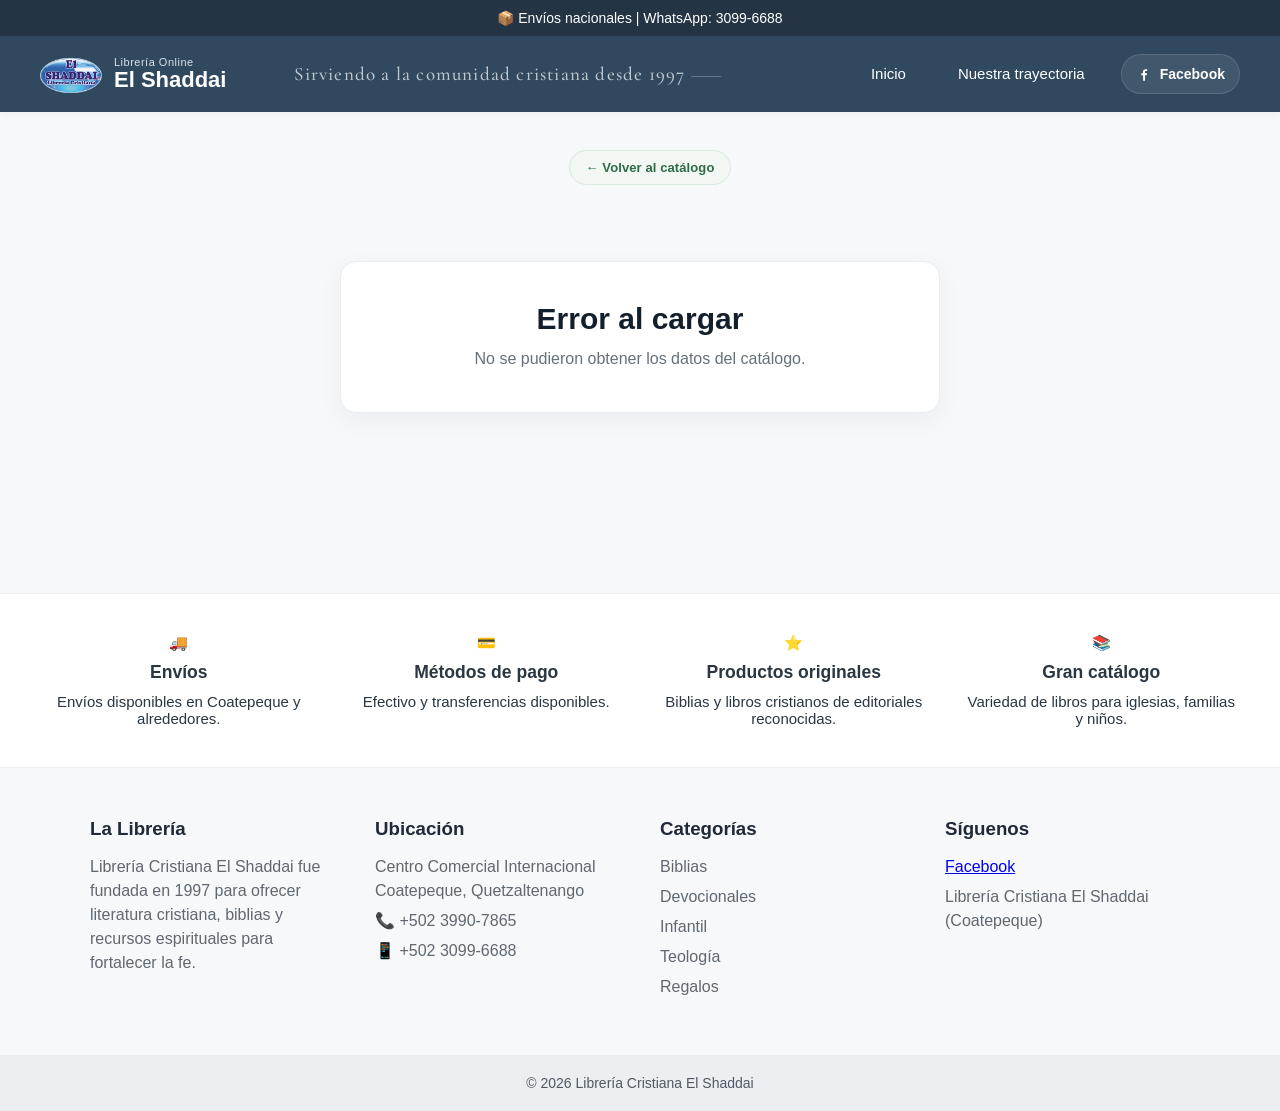
<file: libro.html>
<!DOCTYPE html>
<html lang="es">
<head>
  <meta charset="UTF-8">
  <meta name="viewport" content="width=device-width, initial-scale=1.0">
  <link rel="icon" type="image/png" href="imagenes/logo.png">
  <title>Detalle del libro | Librería Cristiana El Shaddai</title>
<meta property="og:title" content="Librería Cristiana El Shaddai">
<meta property="og:type" content="website">
<meta property="og:url" content="https://elshaddailibreria.com">
<meta property="og:image" content="https://elshaddailibreria.com/imagenes/banner1.jpg">
<meta property="og:site_name" content="Librería Cristiana El Shaddai">

<meta name="twitter:card" content="summary_large_image">
<meta name="twitter:image" content="https://elshaddailibreria.com/imagenes/banner1.jpg">
  <link rel="stylesheet" href="styles.css">
  <link href="https://fonts.googleapis.com/css2?family=Cormorant+Garamond:wght@400;500&display=swap" rel="stylesheet">
</head>
<body>

  <header class="headerSticky">
    <div class="barraSuperior">
      📦 Envíos nacionales | WhatsApp: 3099-6688
    </div>

    <nav class="menuCategorias">
      <button class="botonMenuMovil" id="botonMenuMovil" aria-label="Abrir menú">
        ☰
      </button>

      <div class="logoArea">
        <img src="imagenes/logo.png" alt="Logo Librería El Shaddai" class="logoMenu">
        <div class="textoLogo">
          <span class="subtituloLogo">Librería Online</span>
          <span class="tituloLogo">El Shaddai</span>
        </div>
      </div>
      <p class="sloganHeader">
      Sirviendo a la comunidad cristiana desde 1997
      </p>
      <div class="menuLinks" id="menuLinks">
        <a href="index.html">Inicio</a>
        <a href="trayectoria.html">Nuestra trayectoria</a>
      </div>

      <a
        href="https://www.facebook.com/profile.php?id=100063572199068"
        target="_blank"
        class="botonFacebookHeader"
        aria-label="Facebook Librería Cristiana El Shaddai"
      >
        <svg viewBox="0 0 24 24" aria-hidden="true">
          <path d="M13.5 22v-8h2.7l.4-3h-3.1V9.1c0-.9.3-1.5 1.6-1.5h1.7V4.9c-.3 0-1.3-.1-2.4-.1-2.4 0-4 1.4-4 4.1V11H8v3h2.7v8h2.8Z"/>
        </svg>
        <span>Facebook</span>
      </a>
    </nav>
  </header>

  <main class="contenedorDetalle">
    <a href="index.html" class="volverCatalogo volverCatalogoChip">← Volver al catálogo</a>
    <div id="detalleLibro"></div>
  </main>

  <footer class="footer">
    <div class="beneficios">
      <div class="beneficio">
        🚚
        <h3>Envíos</h3>
        <p>Envíos disponibles en Coatepeque y alrededores.</p>
      </div>

      <div class="beneficio">
        💳
        <h3>Métodos de pago</h3>
        <p>Efectivo y transferencias disponibles.</p>
      </div>

      <div class="beneficio">
        ⭐
        <h3>Productos originales</h3>
        <p>Biblias y libros cristianos de editoriales reconocidas.</p>
      </div>

      <div class="beneficio">
        📚
        <h3>Gran catálogo</h3>
        <p>Variedad de libros para iglesias, familias y niños.</p>
      </div>
    </div>

    <div class="footerContenido">
      <div class="footerColumna">
        <h3>La Librería</h3>
        <p>
          Librería Cristiana El Shaddai fue fundada en 1997 para ofrecer literatura cristiana,
          biblias y recursos espirituales para fortalecer la fe.
        </p>
      </div>

      <div class="footerColumna">
        <h3>Ubicación</h3>
        <p>
          Centro Comercial Internacional<br>
          Coatepeque, Quetzaltenango
        </p>
        <p>📞 +502 3990-7865</p>
        <p>📱 +502 3099-6688</p>
      </div>

      <div class="footerColumna">
        <h3>Categorías</h3>
        <p>Biblias</p>
        <p>Devocionales</p>
        <p>Infantil</p>
        <p>Teología</p>
        <p>Regalos</p>
      </div>

      <div class="footerColumna">
        <h3>Síguenos</h3>
        <p>
          <a href="https://www.facebook.com/profile.php?id=100063572199068" target="_blank">
            Facebook
          </a>
        </p>
        <p>Librería Cristiana El Shaddai (Coatepeque)</p>
      </div>
    </div>

    <div class="footerBottom">
      © 2026 Librería Cristiana El Shaddai
    </div>
  </footer>

  <script src="libro.js"></script>
</body>
</html>
</file>
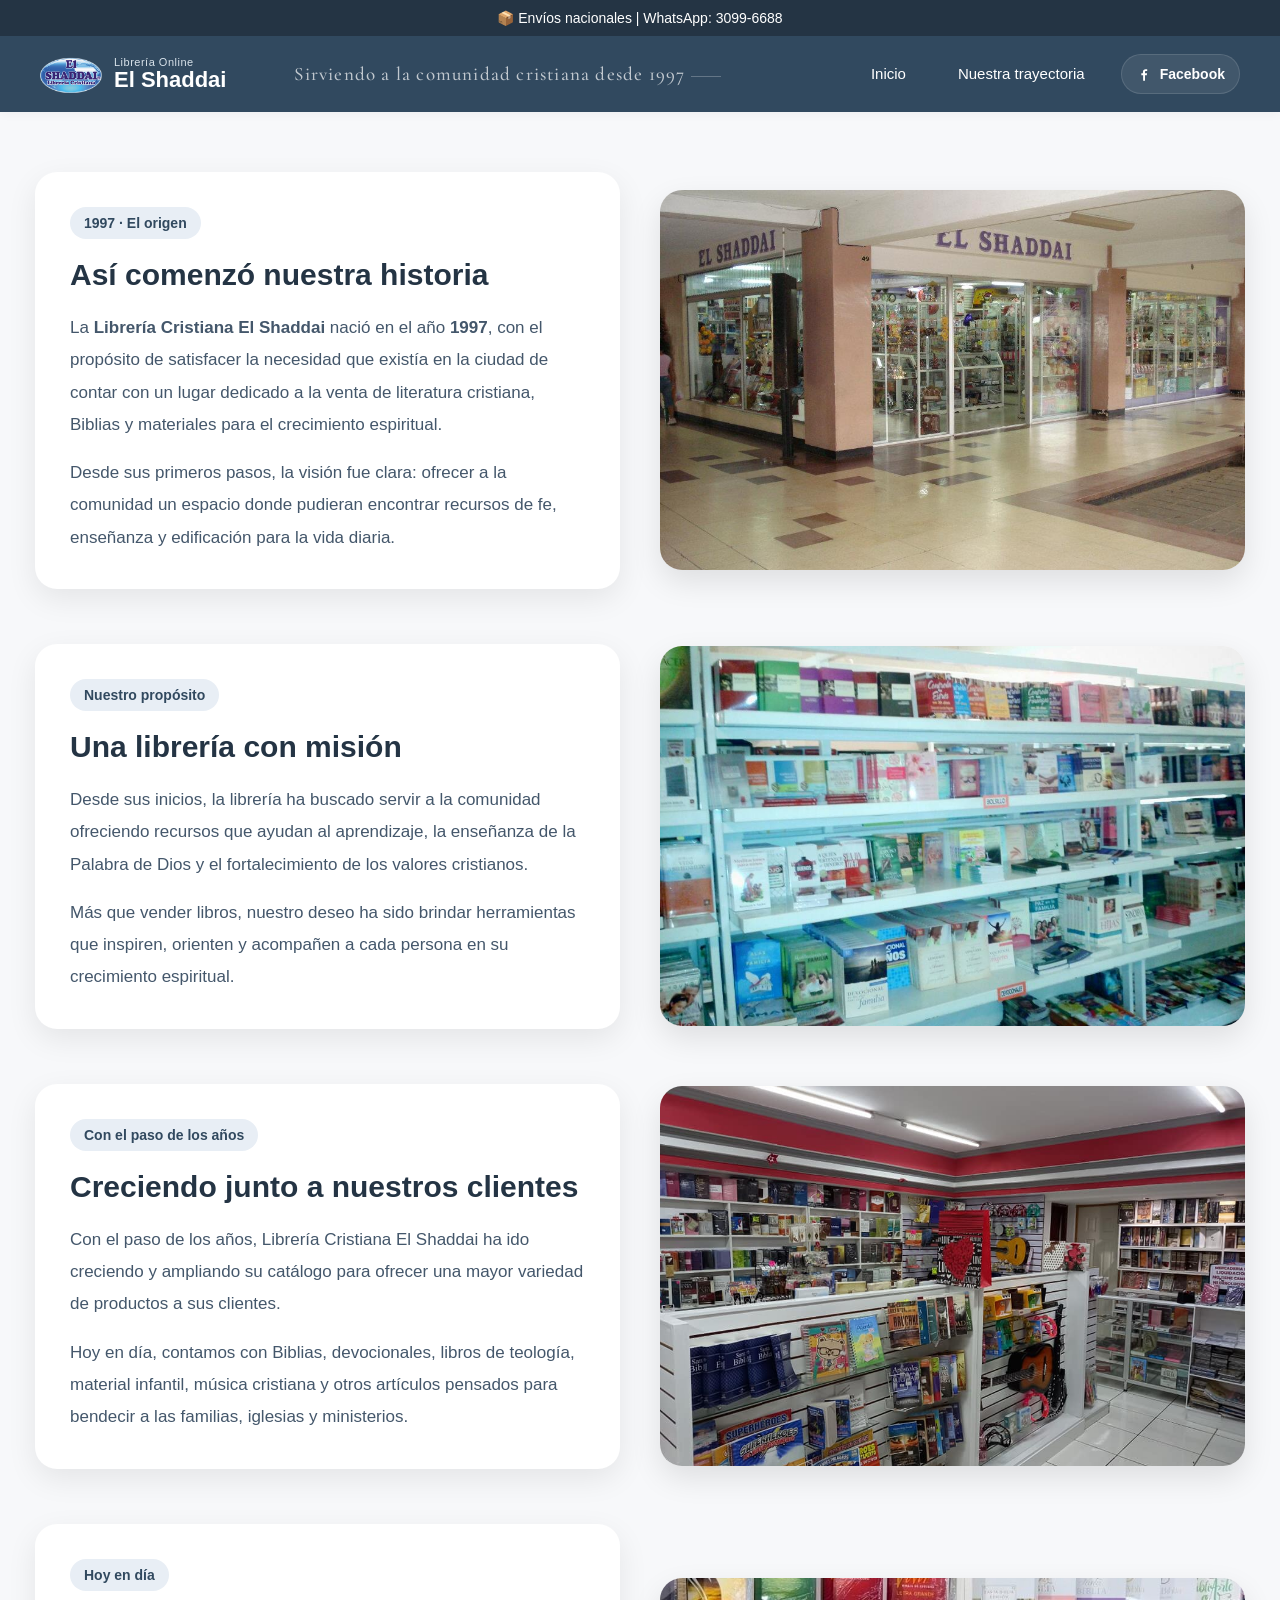
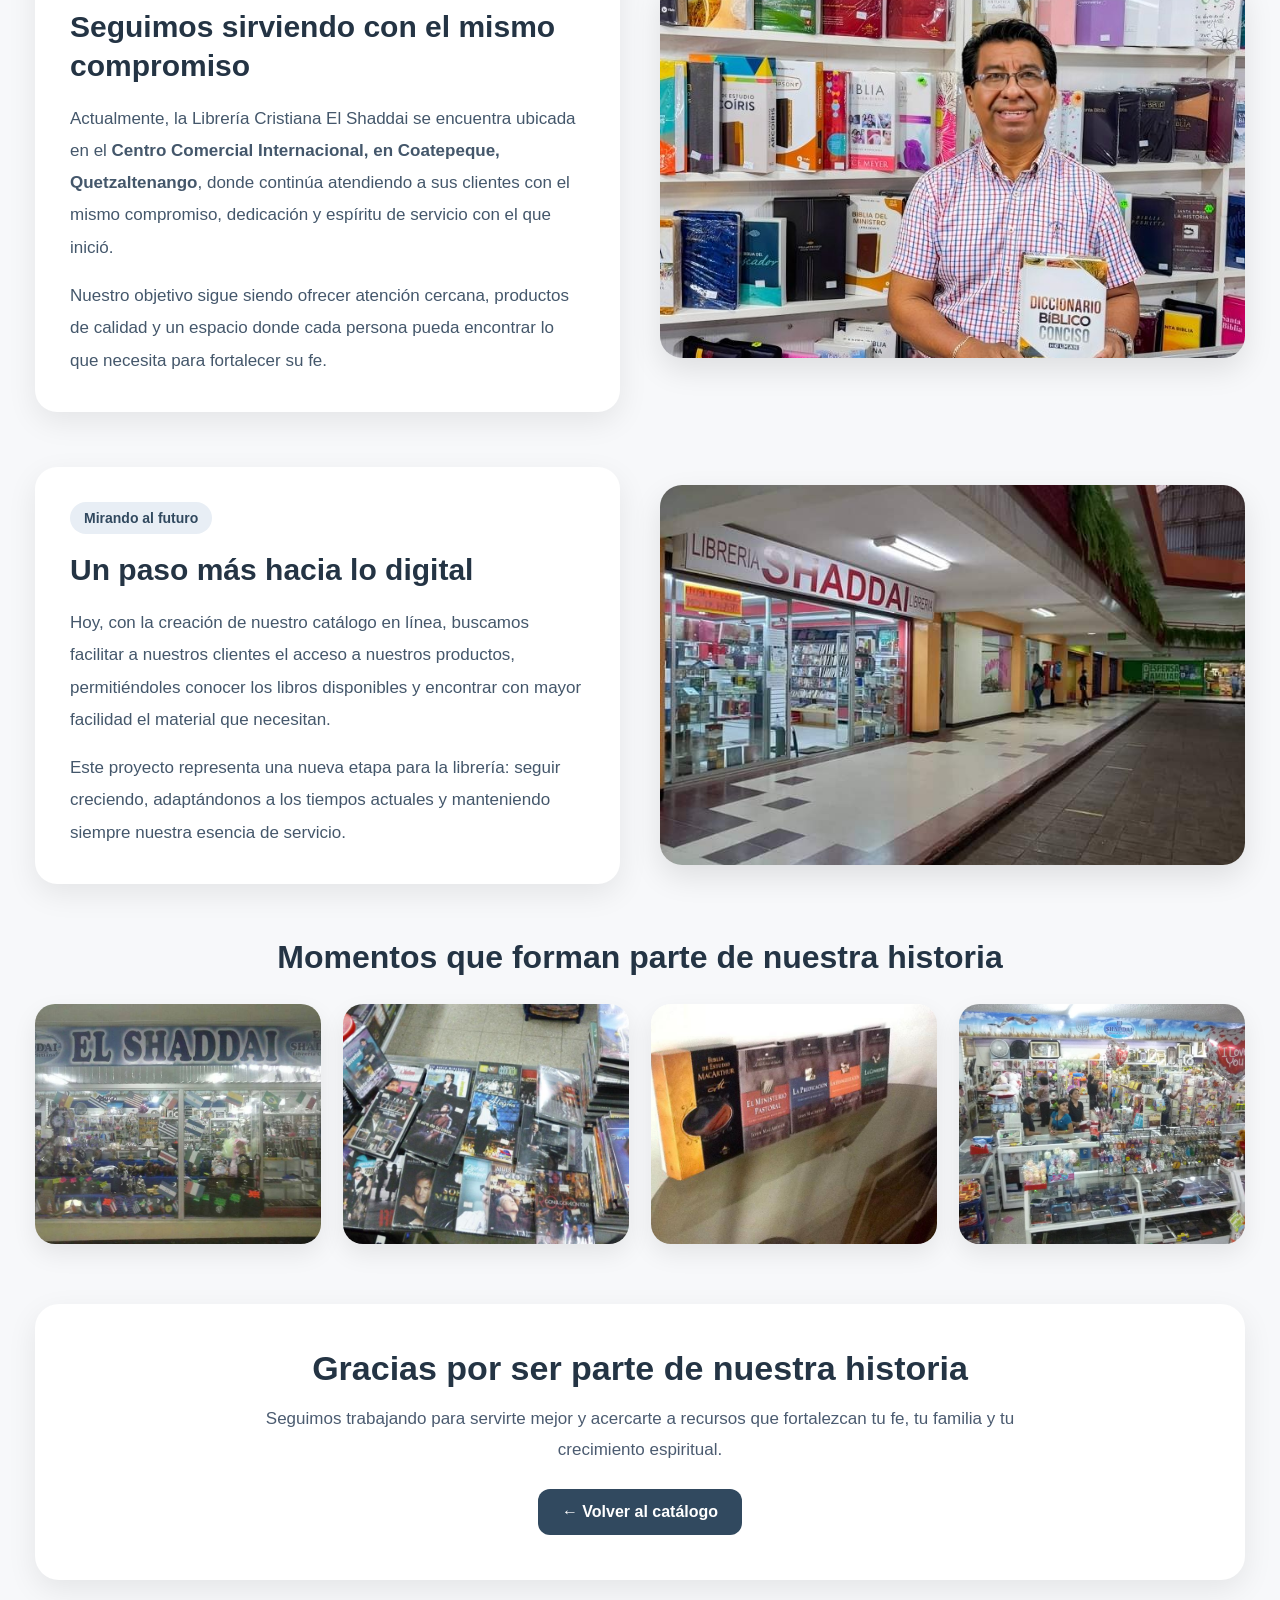
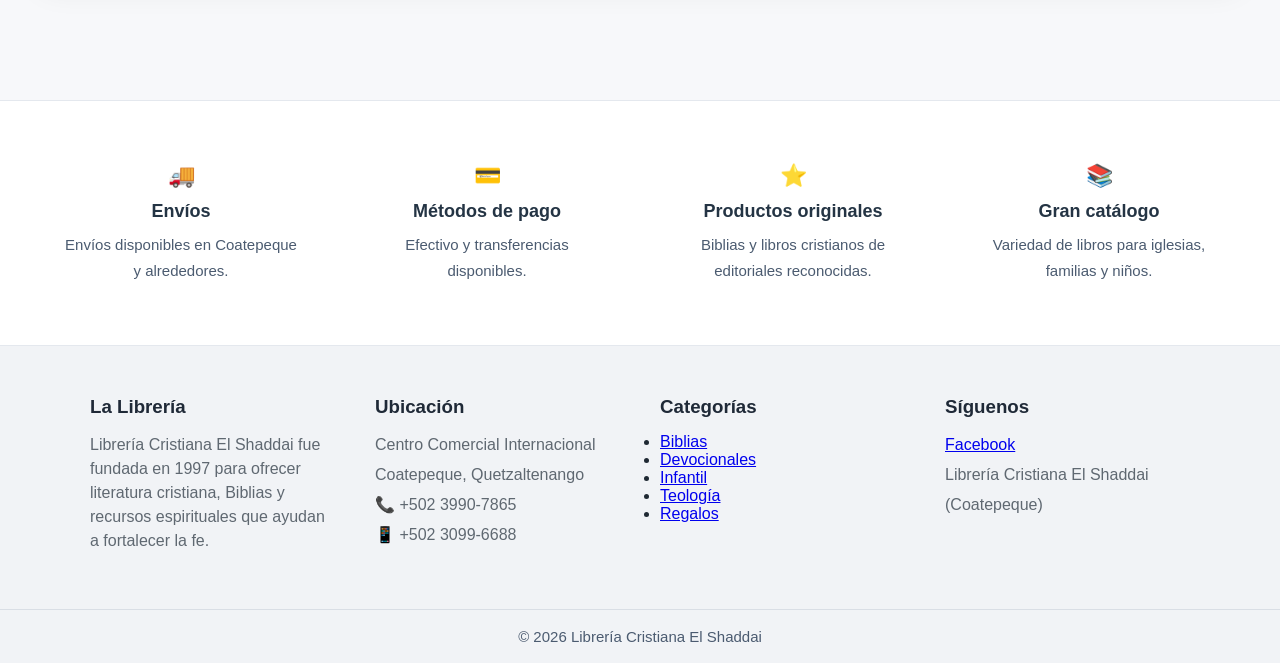
<file: trayectoria.html>
<!DOCTYPE html>
<html lang="es">
<head>
  <!-- BÁSICOS -->
  <meta charset="UTF-8">
  <meta name="viewport" content="width=device-width, initial-scale=1.0">

  <!-- SEO -->
  <title>Nuestra Trayectoria | Librería Cristiana El Shaddai</title>
  <meta name="description" content="Conoce la trayectoria de Librería Cristiana El Shaddai, sirviendo a la comunidad cristiana desde 1997 en Coatepeque, Guatemala.">

  <!-- OPEN GRAPH (Facebook, WhatsApp) -->
  <meta property="og:title" content="Nuestra Trayectoria | Librería Cristiana El Shaddai">
  <meta property="og:description" content="Desde 1997 sirviendo a la comunidad cristiana. Conoce nuestra historia, crecimiento y propósito.">
  <meta property="og:type" content="website">
  <meta property="og:url" content="https://elshaddailibreria.com/trayectoria.html">
  <meta property="og:image" content="https://elshaddailibreria.com/imagenes/trayectoria-actualidad.jpg">

  <!-- TWITTER -->
  <meta name="twitter:card" content="summary_large_image">
  <meta name="twitter:title" content="Nuestra Trayectoria | Librería Cristiana El Shaddai">
  <meta name="twitter:description" content="Conoce nuestra historia desde 1997.">
  <meta name="twitter:image" content="https://elshaddailibreria.com/imagenes/trayectoria-actualidad.jpg">

  <!-- FAVICON -->
  <link rel="icon" type="image/png" href="https://elshaddailibreria.com/imagenes/logo.png">

  <!-- ESTILOS -->
  <link rel="stylesheet" href="styles.css">
  <link href="https://fonts.googleapis.com/css2?family=Cormorant+Garamond:wght@400;500&display=swap" rel="stylesheet">
</head>
<body>

  <header class="headerSticky">
    <div class="barraSuperior">
      📦 Envíos nacionales | WhatsApp: 3099-6688
    </div>

    <nav class="menuCategorias">
      <button class="botonMenuMovil" id="botonMenuMovil" aria-label="Abrir menú">
        ☰
      </button>

      <div class="logoArea">
        <img src="imagenes/logo.png" alt="Logo Librería El Shaddai" class="logoMenu">
        <div class="textoLogo">
          <span class="subtituloLogo">Librería Online</span>
          <span class="tituloLogo">El Shaddai</span>
        </div>
      </div>
      <p class="sloganHeader">
      Sirviendo a la comunidad cristiana desde 1997
      </p>
      <div class="menuLinks" id="menuLinks">
        <a href="index.html">Inicio</a>
        <a href="trayectoria.html">Nuestra trayectoria</a>
      </div>

      <a
        href="https://www.facebook.com/profile.php?id=100063572199068"
        target="_blank"
        class="botonFacebookHeader"
        aria-label="Facebook Librería Cristiana El Shaddai"
      >
        <svg viewBox="0 0 24 24" aria-hidden="true">
          <path d="M13.5 22v-8h2.7l.4-3h-3.1V9.1c0-.9.3-1.5 1.6-1.5h1.7V4.9c-.3 0-1.3-.1-2.4-.1-2.4 0-4 1.4-4 4.1V11H8v3h2.7v8h2.8Z"/>
        </svg>
        <span>Facebook</span>
      </a>
    </nav>
  </header>

  <main class="contenidoTrayectoria">

    <section class="bloqueTrayectoria">
      <div class="textoTrayectoria">
        <span class="etiquetaTrayectoria">1997 · El origen</span>
        <h2>Así comenzó nuestra historia</h2>
        <p>
          La <strong>Librería Cristiana El Shaddai</strong> nació en el año <strong>1997</strong>,
          con el propósito de satisfacer la necesidad que existía en la ciudad de contar
          con un lugar dedicado a la venta de literatura cristiana, Biblias y materiales
          para el crecimiento espiritual.
        </p>
        <p>
          Desde sus primeros pasos, la visión fue clara: ofrecer a la comunidad un espacio
          donde pudieran encontrar recursos de fe, enseñanza y edificación para la vida diaria.
        </p>
      </div>

      <div class="imagenTrayectoria">
        <img src="imagenes/trayectoria-inicio.jpg" alt="Inicio de Librería Cristiana El Shaddai">
      </div>
    </section>

    <section class="bloqueTrayectoria alterno">
      <div class="imagenTrayectoria">
        <img src="imagenes/trayectoria-proposito.jpg" alt="Propósito de la librería">
      </div>

      <div class="textoTrayectoria">
        <span class="etiquetaTrayectoria">Nuestro propósito</span>
        <h2>Una librería con misión</h2>
        <p>
          Desde sus inicios, la librería ha buscado servir a la comunidad ofreciendo
          recursos que ayudan al aprendizaje, la enseñanza de la Palabra de Dios y
          el fortalecimiento de los valores cristianos.
        </p>
        <p>
          Más que vender libros, nuestro deseo ha sido brindar herramientas que inspiren,
          orienten y acompañen a cada persona en su crecimiento espiritual.
        </p>
      </div>
    </section>

    <section class="bloqueTrayectoria">
      <div class="textoTrayectoria">
        <span class="etiquetaTrayectoria">Con el paso de los años</span>
        <h2>Creciendo junto a nuestros clientes</h2>
        <p>
          Con el paso de los años, Librería Cristiana El Shaddai ha ido creciendo y
          ampliando su catálogo para ofrecer una mayor variedad de productos a sus clientes.
        </p>
        <p>
          Hoy en día, contamos con Biblias, devocionales, libros de teología,
          material infantil, música cristiana y otros artículos pensados para bendecir
          a las familias, iglesias y ministerios.
        </p>
      </div>

      <div class="imagenTrayectoria">
        <img src="imagenes/trayectoria-crecimiento.jpg" alt="Crecimiento de la librería">
      </div>
    </section>

    <section class="bloqueTrayectoria alterno">
      <div class="imagenTrayectoria">
        <img src="imagenes/trayectoria-actualidad.jpg" alt="Local actual de Librería Cristiana El Shaddai">
      </div>

      <div class="textoTrayectoria">
        <span class="etiquetaTrayectoria">Hoy en día</span>
        <h2>Seguimos sirviendo con el mismo compromiso</h2>
        <p>
          Actualmente, la Librería Cristiana El Shaddai se encuentra ubicada en el
          <strong>Centro Comercial Internacional, en Coatepeque, Quetzaltenango</strong>,
          donde continúa atendiendo a sus clientes con el mismo compromiso, dedicación
          y espíritu de servicio con el que inició.
        </p>
        <p>
          Nuestro objetivo sigue siendo ofrecer atención cercana, productos de calidad
          y un espacio donde cada persona pueda encontrar lo que necesita para fortalecer su fe.
        </p>
      </div>
    </section>

    <section class="bloqueTrayectoria">
      <div class="textoTrayectoria">
        <span class="etiquetaTrayectoria">Mirando al futuro</span>
        <h2>Un paso más hacia lo digital</h2>
        <p>
          Hoy, con la creación de nuestro catálogo en línea, buscamos facilitar a nuestros
          clientes el acceso a nuestros productos, permitiéndoles conocer los libros disponibles
          y encontrar con mayor facilidad el material que necesitan.
        </p>
        <p>
          Este proyecto representa una nueva etapa para la librería: seguir creciendo,
          adaptándonos a los tiempos actuales y manteniendo siempre nuestra esencia de servicio.
        </p>
      </div>

      <div class="imagenTrayectoria">
        <img src="imagenes/trayectoria-futuro.jpg" alt="Futuro digital de la librería">
      </div>
    </section>

    <section class="galeriaTrayectoria">
      <h2>Momentos que forman parte de nuestra historia</h2>
      <div class="gridGaleriaTrayectoria">
        <div class="itemGaleriaTrayectoria"><img src="imagenes/galeria1.jpg" alt="Imagen histórica 1"></div>
        <div class="itemGaleriaTrayectoria"><img src="imagenes/galeria2.jpg" alt="Imagen histórica 2"></div>
        <div class="itemGaleriaTrayectoria"><img src="imagenes/galeria3.jpg" alt="Imagen histórica 3"></div>
        <div class="itemGaleriaTrayectoria"><img src="imagenes/galeria4.jpg" alt="Imagen histórica 4"></div>
      </div>
    </section>

    <section class="contactoTrayectoria" id="contacto">
      <h2>Gracias por ser parte de nuestra historia</h2>
      <p>
        Seguimos trabajando para servirte mejor y acercarte a recursos que fortalezcan tu fe,
        tu familia y tu crecimiento espiritual.
      </p>

      <a href="index.html" class="botonVolverCatalogo">← Volver al catálogo</a>
    </section>

  </main>

  <section class="beneficiosTienda">
    <div class="beneficioItem">
      <span class="iconoBeneficio">🚚</span>
      <h3>Envíos</h3>
      <p>Envíos disponibles en Coatepeque y alrededores.</p>
    </div>

    <div class="beneficioItem">
      <span class="iconoBeneficio">💳</span>
      <h3>Métodos de pago</h3>
      <p>Efectivo y transferencias disponibles.</p>
    </div>

    <div class="beneficioItem">
      <span class="iconoBeneficio">⭐</span>
      <h3>Productos originales</h3>
      <p>Biblias y libros cristianos de editoriales reconocidas.</p>
    </div>

    <div class="beneficioItem">
      <span class="iconoBeneficio">📚</span>
      <h3>Gran catálogo</h3>
      <p>Variedad de libros para iglesias, familias y niños.</p>
    </div>
  </section>

  <footer class="footerCompleto">
    <div class="footerContenido">
      <div class="footerColumna">
        <h3>La Librería</h3>
        <p>
          Librería Cristiana El Shaddai fue fundada en 1997 para ofrecer literatura
          cristiana, Biblias y recursos espirituales que ayudan a fortalecer la fe.
        </p>
      </div>

      <div class="footerColumna">
        <h3>Ubicación</h3>
        <p>Centro Comercial Internacional</p>
        <p>Coatepeque, Quetzaltenango</p>
        <p>📞 +502 3990-7865</p>
        <p>📱 +502 3099-6688</p>
      </div>

      <div class="footerColumna">
        <h3>Categorías</h3>
        <ul>
          <li><a href="index.html">Biblias</a></li>
          <li><a href="index.html">Devocionales</a></li>
          <li><a href="index.html">Infantil</a></li>
          <li><a href="index.html">Teología</a></li>
          <li><a href="index.html">Regalos</a></li>
        </ul>
      </div>

      <div class="footerColumna">
        <h3>Síguenos</h3>
        <p><a href="https://www.facebook.com/profile.php?id=100063572199068" target="_blank">Facebook</a></p>
        <p>Librería Cristiana El Shaddai</p>
        <p>(Coatepeque)</p>
      </div>
    </div>

    <div class="footerInferior">
      <p>© 2026 Librería Cristiana El Shaddai</p>
    </div>
  </footer>

  <script src="trayectoria.js"></script>
</body>
</html>
</file>
<file: styles.css>
*{
  box-sizing:border-box;
  margin:0;
  padding:0;
  font-family:Arial, Helvetica, sans-serif;
}

html,
body{
  overflow-x:hidden;
}

body{
  background:#f7f8fa;
  color:#1f2933;
  text-align:center;
}

img{
  max-width:100%;
  display:block;
}

/* =========================
   HEADER STICKY
========================= */

.headerSticky{
  position:sticky;
  top:0;
  z-index:1200;
  width:100%;
  box-shadow:0 2px 10px rgba(0,0,0,0.04);
}

/* =========================
   BARRA SUPERIOR
========================= */

.barraSuperior{
  background:#243444;
  color:#ffffff;
  padding:10px 15px;
  font-size:14px;
  text-align:center;
}

/* =========================
   MENÚ
========================= */

.menuCategorias{
  width:100%;
  background:#31495f;
  padding:14px 40px;
  display:flex;
  align-items:center;
  justify-content:space-between;
  gap:20px;
  flex-wrap:wrap;
}

.logoArea{
  display:flex;
  align-items:center;
  gap:12px;
}

.logoMenu{
  width:62px;
  height:auto;
}

.textoLogo{
  display:flex;
  flex-direction:column;
  line-height:1.1;
  text-align:left;
}

.subtituloLogo{
  font-size:11px;
  color:#d8e2ea;
  letter-spacing:0.5px;
}

.tituloLogo{
  font-size:22px;
  font-weight:700;
  color:#ffffff;
}

.menuLinks{
  display:flex;
  gap:16px;
  flex-wrap:wrap;
  justify-content:center;
  align-items:center;
}

.menuLinks a{
  color:#ffffff;
  text-decoration:none;
  font-size:15px;
  padding:10px 18px;
  border-radius:10px;
  transition:background 0.2s ease, color 0.2s ease, transform 0.2s ease;
}

.menuLinks a:hover{
  background:rgba(255,255,255,0.10);
  color:#ffffff;
  transform:translateY(-1px);
}

.botonMenuMovil{
  display:none;
  border:none;
  background:transparent;
  color:#ffffff;
  font-size:34px;
  line-height:1;
  cursor:pointer;
  padding:4px 8px;
}

.botonFacebookHeader{
  display:inline-flex;
  align-items:center;
  justify-content:center;
  gap:8px;
  height:40px;
  padding:0 14px;
  border-radius:999px;
  background:rgba(255,255,255,0.08);
  border:1px solid rgba(255,255,255,0.12);
  color:#ffffff;
  text-decoration:none;
  font-size:14px;
  font-weight:600;
  transition:background 0.2s ease, transform 0.2s ease, border-color 0.2s ease;
}

.botonFacebookHeader:hover{
  background:rgba(255,255,255,0.14);
  border-color:rgba(255,255,255,0.20);
  transform:translateY(-1px);
}

.botonFacebookHeader svg{
  width:16px;
  height:16px;
  fill:currentColor;
}

.botonFacebookHeader span{
  line-height:1;
}

@media (min-width:601px){
  .menuCategorias{
    display:grid;
    grid-template-columns:auto 1fr auto auto;
    align-items:center;
    gap:18px;
  }

  .logoArea{
    width:auto;
    justify-content:flex-start;
  }

  .menuLinks{
    justify-content:flex-end;
    width:auto;
  }

  .botonFacebookHeader{
    justify-self:end;
  }

  @media (max-width:600px){
  .botonFacebookHeader{
    display:none;
  }
  }
  
}

/* =========================
   BANNER ANTIGUO
========================= */

.banner{
  background-image:url("imagenes/fondo.jpg");
  background-size:cover;
  background-position:center;
  padding:95px 20px;
  text-align:center;
  color:#ffffff;
  position:relative;
}

.banner::before{
  content:"";
  position:absolute;
  inset:0;
  background:rgba(0,0,0,0.42);
}

.banner h1,
.banner p{
  position:relative;
  z-index:2;
}

.banner h1{
  font-size:42px;
  margin-bottom:12px;
  font-weight:700;
}

.banner p{
  font-size:18px;
  max-width:760px;
  margin:auto;
  line-height:1.5;
}

/* =========================
   SLIDER PRINCIPAL
========================= */

.sliderPrincipal{
  width:100%;
  background:#f7f8fa;
  padding:0;
  margin:0;
}

.sliderContenedor{
  position:relative;
  width:100vw;
  max-width:none;
  margin:0;
  left:50%;
  right:50%;
  margin-left:-50vw;
  margin-right:-50vw;
  overflow:hidden;
  background:#dfe5eb;
}

.slideBanner{
  position:absolute;
  inset:0;
  opacity:0;
  visibility:hidden;
  transition:opacity 0.7s ease, visibility 0.7s ease;
  height:380px;
}

.slideBanner.activo{
  position:relative;
  opacity:1;
  visibility:visible;
  z-index:2;
}

.slideBanner img{
  width:100%;
  height:380px;
  object-fit:cover;
  display:block;
}

.capaOscura{
  position:absolute;
  inset:0;
  background:linear-gradient(
    to right,
    rgba(0,0,0,0.45),
    rgba(0,0,0,0.20),
    rgba(0,0,0,0.45)
  );
  z-index:1;
}

.contenidoSlide{
  position:absolute;
  inset:0;
  z-index:2;
  display:flex;
  flex-direction:column;
  align-items:center;
  justify-content:center;
  text-align:center;
  color:#ffffff;
  padding:20px 20px 55px;
}

.contenidoSlide h1{
  font-size:46px;
  line-height:1.1;
  margin-bottom:14px;
  font-weight:700;
  max-width:900px;
  text-shadow:0 3px 10px rgba(0,0,0,0.28);
}

.contenidoSlide p{
  font-size:18px;
  line-height:1.6;
  max-width:760px;
  text-shadow:0 2px 8px rgba(0,0,0,0.25);
}

.flechaSlider{
  position:absolute;
  top:50%;
  transform:translateY(-50%);
  width:54px;
  height:54px;
  border:none;
  border-radius:50%;
  background:rgba(255,255,255,0.92);
  color:#31495f;
  font-size:28px;
  cursor:pointer;
  z-index:5;
  display:flex;
  align-items:center;
  justify-content:center;
  transition:transform 0.2s ease, background 0.2s ease, box-shadow 0.2s ease;
  box-shadow:0 8px 18px rgba(0,0,0,0.10);
}

.flechaSlider:hover{
  background:#ffffff;
  transform:translateY(-50%) scale(1.05);
}

.flechaIzquierda{
  left:18px;
}

.flechaDerecha{
  right:18px;
}

.indicadoresSlider{
  position:absolute;
  left:50%;
  bottom:12px;
  transform:translateX(-50%);
  display:flex;
  align-items:center;
  gap:8px;
  z-index:5;
}

.puntoSlider{
  width:11px;
  height:11px;
  border-radius:999px;
  background:rgba(255,255,255,0.60);
  cursor:pointer;
  transition:all 0.25s ease;
}

.puntoSlider.activo{
  width:30px;
  background:#d97706;
}

/* =========================
   BARRA DE FILTROS
========================= */

.barraFiltrosSticky{
  position:sticky;
  position:-webkit-sticky;
  top:92px;
  z-index:1100;
  width:100%;
  background:rgba(247,248,250,0.96);
  backdrop-filter:blur(10px);
  -webkit-backdrop-filter:blur(10px);
  padding:10px 0 12px;
  border-bottom:1px solid #edf1f4;
}

.barraFiltrosInterna{
  max-width:1320px;
  margin:0 auto;
  padding:0 20px;
  display:flex;
  align-items:center;
  justify-content:center;
  gap:12px;
}

.grupoBusqueda{
  flex:1;
  max-width:1020px;
  position:relative;
  display:flex;
  align-items:center;
  height:48px;
  padding:0 18px 0 50px;
  background:#ffffff;
  border:1px solid #e3e8ee;
  border-radius:14px;
  transition:border-color 0.2s ease, box-shadow 0.2s ease;
}

.grupoBusqueda:focus-within{
  border-color:#cfd7df;
  box-shadow:0 0 0 3px rgba(49,73,95,0.04);
}

.iconoBusqueda{
  position:absolute;
  left:16px;
  display:flex;
  align-items:center;
  justify-content:center;
  width:20px;
  height:20px;
  color:#7c8792;
  pointer-events:none;
}

.iconoBusqueda svg{
  width:19px;
  height:19px;
  fill:currentColor;
}

#buscador{
  width:100%;
  height:100%;
  border:none;
  outline:none;
  background:transparent;
  font-size:15px;
  color:#22313f;
  padding:0;
}

#buscador::placeholder{
  color:#7d8893;
}

.grupoFiltroDesplegable{
  position:relative;
  width:132px;
  flex-shrink:0;
}

.botonFiltro{
  width:100%;
  height:48px;
  border:1px solid #e3e8ee;
  background:#ffffff;
  border-radius:14px;
  padding:0 14px;
  font-size:15px;
  font-weight:600;
  color:#31495f;
  display:flex;
  align-items:center;
  justify-content:center;
  gap:8px;
  cursor:pointer;
  transition:border-color 0.2s ease, color 0.2s ease;
}

.botonFiltro:hover,
.botonFiltro.activo{
  border-color:#cfd7df;
  color:#243444;
}

.textoFiltro{
  line-height:1;
}

.flechaFiltro{
  font-size:10px;
  opacity:0.7;
  transition:transform 0.2s ease;
  line-height:1;
}

.flechaFiltro.girada{
  transform:rotate(180deg);
}

.panelFiltros{
  position:absolute;
  top:56px;
  right:0;
  width:270px;
  background:#ffffff;
  border:1px solid #e7ecf0;
  border-radius:16px;
  padding:16px;
  box-shadow:0 12px 28px rgba(15,23,32,0.07);
  text-align:left;
  display:flex;
  flex-direction:column;
  gap:16px;
}

.oculto{
  display:none;
}

.filtroBloque{
  padding:2px 0;
}

.filtroBloque label{
  display:block;
  font-size:12px;
  font-weight:600;
  color:#5d6975;
  margin-bottom:8px;
}

#valorPrecio{
  font-weight:700;
  color:#243444;
}

#filtroCategoria{
  width:100%;
  height:44px;
  padding:0 42px 0 14px;
  border:1px solid #dfe5eb;
  border-radius:10px;
  font-size:15px;
  outline:none;
  background-color:#ffffff;
  color:#243444;
  cursor:pointer;
  transition:border-color 0.2s ease, box-shadow 0.2s ease;
  appearance:none;
  -webkit-appearance:none;
  -moz-appearance:none;
  background-image:url("data:image/svg+xml,%3Csvg xmlns='http://www.w3.org/2000/svg' width='18' height='18' viewBox='0 0 24 24' fill='none' stroke='%23526475' stroke-width='2' stroke-linecap='round' stroke-linejoin='round'%3E%3Cpolyline points='6 9 12 15 18 9'%3E%3C/polyline%3E%3C/svg%3E");
  background-repeat:no-repeat;
  background-position:right 14px center;
  background-size:16px;
}

#filtroCategoria:hover{
  border-color:#cfd8e0;
}

#filtroCategoria:focus{
  border-color:#c9d2db;
  box-shadow:0 0 0 3px rgba(49,73,95,0.05);
}

#filtroPrecio{
  width:100%;
  cursor:pointer;
  accent-color:#31495f;
}

/* =========================
   CONTADOR
========================= */

#contadorResultados{
  max-width:1120px;
  margin:35px auto 10px auto;
  padding:0 20px;
  text-align:left;
  font-size:13px;
  font-weight:600;
  color:#6c7783;
}

/* =========================
   CATÁLOGO
========================= */

#catalogo{
  display:grid;
  grid-template-columns:repeat(4, 1fr);
  gap:24px;
  max-width:1200px;
  margin:34px auto 60px auto;
  padding:0 20px;
}

/* =========================
   TARJETAS DE LIBROS
========================= */

.libro{
  background:#ffffff;
  padding:20px 16px;
  border-radius:14px;
  border:1px solid #e8edf2;
  text-decoration:none;
  color:inherit;
  display:block;
  transition:transform 0.2s ease, border-color 0.2s ease, box-shadow 0.2s ease;
  box-shadow:0 4px 14px rgba(15,23,32,0.04);
}

.libro:hover{
  transform:translateY(-4px);
  border-color:#d9e1e8;
  box-shadow:0 10px 24px rgba(15,23,32,0.07);
}

.contenedorPortada{
  height:250px;
  display:flex;
  align-items:center;
  justify-content:center;
  margin-bottom:16px;
}

.portada{
  width:160px;
  height:230px;
  object-fit:cover;
  border-radius:8px;
}

.libro h3{
  font-size:17px;
  line-height:1.3;
  margin-bottom:8px;
  min-height:44px;
  color:#111827;
  font-weight:700;
}

.autor{
  font-size:14px;
  color:#5f6b76;
  margin-bottom:4px;
}

.editorial{
  font-size:13px;
  color:#8b96a0;
  margin-bottom:10px;
}

.precio{
  font-size:28px;
  font-weight:700;
  color:#0f1720;
  margin:14px 0 6px 0;
}

/* =========================
   ESTADOS
========================= */

.estadoWrapper{
  margin-top:10px;
}

.estadoLibro{
  display:inline-flex;
  align-items:center;
  justify-content:center;
  padding:7px 14px;
  border-radius:999px;
  font-size:12px;
  font-weight:700;
  letter-spacing:0.1px;
  border:1px solid transparent;
  min-width:100px;
}

.disponible{
  background:#f2f7f3;
  color:#2b6d46;
  border-color:#d8e9dd;
}

.agotado{
  background:#f5f6f7;
  color:#6b7280;
  border-color:#e3e5e8;
}

/* =========================
   SIN RESULTADOS
========================= */

.sinResultados{
  grid-column:1 / -1;
  background:#ffffff;
  padding:50px 20px;
  border-radius:14px;
  border:1px solid #e8ecef;
  box-shadow:0 4px 14px rgba(15,23,32,0.04);
}

.sinResultados h3{
  margin-bottom:10px;
  font-size:24px;
  color:#1f2933;
}

.sinResultados p{
  color:#66707a;
}

/* =========================
   PAGINACIÓN
========================= */

.paginacion{
  display:flex;
  justify-content:center;
  align-items:center;
  gap:10px;
  flex-wrap:wrap;
  margin:0 auto 80px auto;
  padding:0 20px;
}

.paginacion button{
  padding:10px 14px;
  border:1px solid #dde4ea;
  background:#ffffff;
  cursor:pointer;
  border-radius:10px;
  font-size:14px;
  min-width:42px;
  transition:background 0.2s ease, border-color 0.2s ease;
}

.paginacion button:hover:not(:disabled){
  background:#f5f7f9;
}

.paginacion button:disabled{
  opacity:0.5;
  cursor:not-allowed;
}

.paginaActiva{
  background:#31495f !important;
  color:#ffffff;
  border-color:#31495f !important;
}

/* =========================
   BOTÓN WHATSAPP FLOTANTE
========================= */

.whatsappFlotante{
  position:fixed;
  bottom:25px;
  right:25px;
  width:58px;
  height:58px;
  background:#25D366;
  border-radius:50%;
  display:flex;
  align-items:center;
  justify-content:center;
  box-shadow:0 8px 20px rgba(0,0,0,0.14);
  transition:transform 0.2s ease, background 0.2s ease;
  z-index:1000;
}

.whatsappFlotante:hover{
  transform:scale(1.05);
  background:#1ebe5d;
}

.iconoWhats{
  width:30px;
  height:30px;
}

/* =========================
   FOOTER
========================= */

.footer{
  background:#f7f8fa;
  margin-top:60px;
}

.beneficios{
  display:grid;
  grid-template-columns:repeat(4, 1fr);
  gap:30px;
  padding:40px;
  text-align:center;
  background:#ffffff;
  border-top:1px solid #eceff2;
  border-bottom:1px solid #eceff2;
}

.beneficio{
  font-size:15px;
  color:#2a3642;
}

.beneficio h3{
  margin:10px 0;
}

.footerContenido{
  display:grid;
  grid-template-columns:repeat(4, 1fr);
  gap:40px;
  padding:50px;
  max-width:1200px;
  margin:auto;
  text-align:left;
}

.footerColumna h3{
  margin-bottom:15px;
  color:#1f2937;
}

.footerColumna p{
  margin:6px 0;
  color:#5f6871;
  line-height:1.5;
}

.footerBottom{
  text-align:center;
  padding:20px;
  background:#eceff2;
  font-size:14px;
  color:#4f5963;
}

/* =========================
   VOLVER / MENSAJES INTERNOS
========================= */

.volverCatalogo{
  display:inline-flex;
  align-items:center;
  gap:6px;
  margin:18px 0 6px 20px;
  padding:4px 2px;
  background:transparent;
  border:none;
  text-decoration:none;
  color:#5d6975;
  font-size:14px;
  font-weight:600;
  transition:color 0.2s ease, transform 0.2s ease;
}

.volverCatalogo:hover{
  color:#111827;
  transform:translateX(-3px);
}

.botonVolverInterno{
  display:inline-block;
  margin-top:18px;
  padding:12px 18px;
  background:#243444;
  color:#ffffff;
  text-decoration:none;
  border-radius:10px;
  font-weight:700;
  transition:background 0.2s ease;
}

.botonVolverInterno:hover{
  background:#1c2a37;
}

.libroNoEncontrado{
  max-width:600px;
  margin:70px auto;
  background:#ffffff;
  border:1px solid #e8edf2;
  border-radius:16px;
  padding:40px 25px;
  box-shadow:0 8px 24px rgba(15,23,32,0.05);
}

.libroNoEncontrado h2{
  font-size:30px;
  margin-bottom:10px;
  color:#13202c;
}

.libroNoEncontrado p{
  color:#66707a;
  line-height:1.6;
}

/* =========================
   DETALLE DEL LIBRO
========================= */

.contenedorDetalle{
  max-width:1240px;
  margin:0 auto;
  padding:20px 20px 70px;
}

.detalleLibroNuevo{
  display:grid;
  grid-template-columns:minmax(0, 1.05fr) minmax(340px, 0.95fr);
  gap:34px;
  align-items:start;
  margin-top:20px;
}

.columnaPrincipalIzquierda{
  display:flex;
  flex-direction:column;
  gap:26px;
  min-width:0;
}

.columnaGaleria{
  width:100%;
  min-width:0;
}

.galeriaLibro{
  display:grid;
  grid-template-columns:78px minmax(0, 1fr);
  gap:18px;
  align-items:start;
}

.miniaturasColumna{
  display:flex;
  flex-direction:column;
  gap:10px;
}

.miniaturaItem{
  width:78px;
  height:96px;
  border:1px solid #e2e8ee;
  background:#ffffff;
  border-radius:12px;
  overflow:hidden;
  cursor:pointer;
  display:flex;
  align-items:center;
  justify-content:center;
  padding:5px;
  transition:border-color 0.2s ease, box-shadow 0.2s ease, transform 0.2s ease;
  box-shadow:0 2px 10px rgba(15,23,32,0.04);
}

.miniaturaItem:hover{
  border-color:#cfd8e1;
  box-shadow:0 8px 18px rgba(15,23,32,0.08);
  transform:translateY(-1px);
}

.miniaturaItem.activa{
  border:1px solid #243444;
  box-shadow:0 8px 18px rgba(36,52,68,0.10);
}

.miniaturaItem img{
  width:100%;
  height:100%;
  object-fit:cover;
  border-radius:8px;
}

.miniaturaVacia{
  flex-direction:column;
  gap:5px;
  background:#fbfcfd;
  color:#96a1ab;
  cursor:default;
}

.miniaturaVacia span{
  font-size:20px;
  font-weight:700;
  line-height:1;
}

.miniaturaVacia small{
  font-size:9px;
  text-align:center;
  line-height:1.2;
  padding:0 4px;
}

.imagenPrincipalWrap{
  background:#ffffff;
  border:1px solid #e7edf2;
  border-radius:18px;
  padding:18px;
  min-height:650px;
  display:flex;
  align-items:center;
  justify-content:center;
  box-shadow:0 8px 24px rgba(15,23,32,0.05);
  min-width:0;
}

.imagenPrincipalLibro{
  width:100%;
  max-width:440px;
  height:auto;
  max-height:610px;
  object-fit:contain;
  border-radius:14px;
  box-shadow:0 10px 24px rgba(15,23,32,0.10);
}

.columnaInfo{
  display:flex;
  flex-direction:column;
  gap:18px;
  min-width:0;
}

.tarjetaCompra{
  background:#ffffff;
  border:1px solid #e8edf2;
  border-radius:18px;
  padding:28px;
  text-align:left;
  box-shadow:0 8px 24px rgba(15,23,32,0.05);
}

.categoriaSuperior{
  display:inline-block;
  font-size:11px;
  font-weight:700;
  letter-spacing:0.5px;
  text-transform:uppercase;
  color:#5f6c79;
  background:#f4f6f8;
  padding:7px 11px;
  border-radius:999px;
  margin-bottom:14px;
}

.encabezadoProducto h1{
  font-size:36px;
  line-height:1.12;
  margin-bottom:14px;
  color:#13202c;
  text-align:left;
  font-weight:700;
}

.subInfoProducto{
  font-size:15px;
  color:#5d6874;
  margin-bottom:8px;
  line-height:1.5;
  text-align:left;
}

.precioEstadoWrap{
  display:flex;
  align-items:center;
  justify-content:space-between;
  gap:14px;
  flex-wrap:wrap;
  margin:22px 0 18px;
  padding-top:16px;
  border-top:1px solid #eef2f5;
}

.detallePrecioNuevo{
  display:flex;
  align-items:center;
  gap:8px;
  margin:0;
  line-height:1;
}

.detallePrecioNuevo .moneda{
  font-size:12px;
  font-weight:600;
  color:#9ca3af;
  letter-spacing:1px;
}

.detallePrecioNuevo .numeroPrecio{
  font-size:20px;
  font-weight:600;
  color:#374151;
}

.detallePrecioNuevo .moneda:only-child{
  font-size:12px;
  font-weight:600;
  color:#9ca3af;
}

.cajaEnvio{
  background:#f9fbfc;
  border:1px solid #e9eef3;
  border-radius:14px;
  padding:15px 16px;
  margin-bottom:18px;
  font-size:14px;
  color:#36424e;
  line-height:1.5;
  text-align:left;
}

.botonComprarNuevo{
  width:100%;
  display:flex;
  align-items:center;
  justify-content:center;
  gap:10px;
  text-decoration:none;
  border:none;
  border-radius:14px;
  padding:15px 18px;
  background:linear-gradient(180deg,#25D366,#22c55e);
  color:#ffffff;
  font-size:16px;
  font-weight:700;
  transition:transform 0.2s ease, box-shadow 0.2s ease, background 0.2s ease;
  margin:10px 0 20px;
  box-shadow:0 10px 22px rgba(37,211,102,0.18);
}

.botonComprarNuevo:hover{
  transform:translateY(-1px);
  box-shadow:0 14px 26px rgba(37,211,102,0.22);
}

.iconoBoton{
  font-size:15px;
}

.metodosPagoNuevo{
  padding-top:14px;
  border-top:1px solid #eef2f5;
  text-align:left;
}

.metodosPagoNuevo h3{
  font-size:16px;
  margin-bottom:10px;
  color:#182430;
}

.metodosPagoNuevo p{
  font-size:14px;
  color:#55616d;
  margin-bottom:7px;
}

.bloqueDetallesProducto{
  background:#ffffff;
  border:1px solid #e8edf2;
  border-radius:18px;
  padding:24px;
  text-align:left;
  box-shadow:0 8px 22px rgba(15,23,32,0.04);
  width:100%;
}

.bloqueDetallesProducto h3{
  font-size:20px;
  margin-bottom:16px;
  color:#13202c;
}

.gridDetallesProducto{
  display:grid;
  grid-template-columns:1fr 1fr;
  gap:12px 16px;
}

.itemDetalleProducto{
  background:#fbfcfd;
  border:1px solid #edf2f6;
  border-radius:12px;
  padding:12px 14px;
  display:flex;
  flex-direction:column;
  gap:4px;
  min-width:0;
}

.labelDetalle{
  font-size:11px;
  font-weight:700;
  text-transform:uppercase;
  letter-spacing:0.3px;
  color:#7a8591;
}

.valorDetalle{
  font-size:14px;
  color:#21303e;
  font-weight:600;
  line-height:1.4;
  word-break:break-word;
}

/* =========================
   BLOQUES EXTRA
========================= */

.zonaInformacionExtra{
  display:flex;
  flex-direction:column;
  gap:22px;
}

.bloqueInfoExtra{
  width:100%;
}

.bloqueInfoExtra h2{
  font-size:28px;
  margin-bottom:14px;
  color:#13202c;
  text-align:left;
  font-weight:700;
}

.detalleDescripcionNueva{
  background:#ffffff;
  border:1px solid #e8edf2;
  border-radius:18px;
  padding:24px;
  box-shadow:0 8px 22px rgba(15,23,32,0.04);
}

.detalleDescripcionNueva p{
  font-size:16px;
  line-height:1.8;
  color:#4b5864;
  text-align:left;
  white-space:normal;
}

.detalleDescripcionNueva p br{
  content:"";
}

/* =========================
   RELACIONADOS
========================= */

.seccionRelacionados{
  max-width:1240px;
  margin:38px auto 0;
  padding:0 20px;
}

.seccionRelacionados h2{
  font-size:28px;
  margin-bottom:18px;
  color:#13202c;
  text-align:left;
}

.relacionadosGrid{
  display:grid;
  grid-template-columns:repeat(4, 1fr);
  gap:20px;
}

.relacionadoCard{
  background:#ffffff;
  border:1px solid #e8edf2;
  border-radius:16px;
  padding:16px;
  text-decoration:none;
  color:inherit;
  transition:transform 0.2s ease, border-color 0.2s ease, box-shadow 0.2s ease;
  box-shadow:0 4px 14px rgba(15,23,32,0.04);
}

.relacionadoCard:hover{
  transform:translateY(-3px);
  border-color:#d8e0e7;
  box-shadow:0 10px 22px rgba(15,23,32,0.07);
}

.relacionadoImagenWrap{
  height:220px;
  display:flex;
  align-items:center;
  justify-content:center;
  margin-bottom:14px;
}

.miniPortada{
  width:138px;
  height:205px;
  object-fit:cover;
  border-radius:8px;
}

.relacionadoInfo{
  text-align:left;
}

.relacionadoTitulo{
  font-size:16px;
  font-weight:700;
  color:#1b2834;
  line-height:1.35;
  margin-bottom:8px;
  min-height:44px;
}

.relacionadoAutor{
  font-size:13px;
  color:#6a7681;
  margin-bottom:10px;
}

.relacionadoPrecio{
  font-size:20px;
  font-weight:800;
  color:#111827;
  margin-bottom:10px;
}

.estadoMini{
  display:inline-flex;
  align-items:center;
  justify-content:center;
  padding:6px 11px;
  border-radius:999px;
  font-size:11px;
  font-weight:700;
  border:1px solid transparent;
}

/* =========================
   COMPATIBILIDAD CON CLASES VIEJAS
========================= */

.detalleLibro{
  display:grid;
  grid-template-columns:1fr 1fr;
  gap:60px;
  max-width:1100px;
  margin:60px auto;
  align-items:start;
}

.detalleImagen{
  text-align:center;
}

.detalleImagen img{
  width:350px;
  height:500px;
  object-fit:cover;
  border-radius:10px;
  box-shadow:0 10px 24px rgba(15,23,32,0.10);
}

.detalleInfo{
  max-width:500px;
  text-align:center;
}

.detalleInfo h1{
  font-size:32px;
  margin-bottom:10px;
}

.detalleAutor{
  color:#666666;
  margin-bottom:15px;
}

.detalleEditorial{
  color:#777777;
  margin-bottom:20px;
}

.detallePrecio{
  font-size:26px;
  font-weight:700;
  margin-bottom:20px;
}

.botonComprar{
  display:block;
  margin:20px auto;
  width:260px;
  text-align:center;
  background:#111827;
  color:#ffffff;
  padding:12px;
  border-radius:10px;
  text-decoration:none;
  font-weight:700;
  transition:background 0.2s ease;
}

.botonComprar:hover{
  background:#243444;
}

.detalleDescripcion{
  margin-top:30px;
  line-height:1.6;
  color:#444444;
}

.envio{
  margin-top:10px;
  font-size:14px;
  color:#444444;
}

.metodosPago{
  margin-top:10px;
  text-align:center;
}

.tituloPago{
  font-weight:700;
  margin-bottom:5px;
}

.relacionados{
  display:flex;
  justify-content:center;
  flex-wrap:wrap;
  gap:20px;
  margin-top:30px;
}

.relacionado{
  width:120px;
  text-align:center;
  text-decoration:none;
  color:inherit;
}

.volver{
  display:inline-block;
  margin:20px;
  padding:10px 18px;
  background:#444444;
  color:#ffffff;
  border-radius:8px;
  font-size:14px;
  text-decoration:none;
  transition:background 0.2s ease;
}

.volver:hover{
  background:#222222;
}

.detalle{
  max-width:700px;
  margin:40px auto;
  background:#ffffff;
  padding:30px;
  border-radius:14px;
  box-shadow:0 8px 24px rgba(15,23,32,0.05);
}

.portadaGrande{
  width:250px;
  height:380px;
  object-fit:cover;
  border-radius:8px;
  margin-bottom:20px;
}

.descripcion{
  margin-top:20px;
  line-height:1.6;
}

/* =========================
   AJUSTE FOOTER EN LIBRO
========================= */

.contenedorDetalle + .footer{
  margin-top:40px;
}

/* =========================
   TARJETAS DE COMPRA
========================= */

.tarjetaCompraMovil{
  display:none;
}

.tarjetaCompraDesktop{
  display:block;
}

/* =========================
   HERO TRAYECTORIA
========================= */

.heroTrayectoria{
  background:linear-gradient(rgba(36,52,68,0.75), rgba(36,52,68,0.75)),
             url("imagenes/fondo.jpg") center/cover no-repeat;
  padding:90px 20px;
  text-align:center;
  color:white;
}

.heroTrayectoriaContenido{
  max-width:850px;
  margin:0 auto;
}

.heroTrayectoriaContenido h1{
  font-size:42px;
  margin-bottom:18px;
}

.heroTrayectoriaContenido p{
  font-size:18px;
  line-height:1.8;
  max-width:760px;
  margin:0 auto;
}

/* =========================
   CONTENIDO TRAYECTORIA
========================= */

.contenidoTrayectoria{
  max-width:1250px;
  margin:0 auto;
  padding:60px 20px;
}

.bloqueTrayectoria{
  display:grid;
  grid-template-columns:1fr 1fr;
  gap:40px;
  align-items:center;
  margin-bottom:55px;
}

.bloqueTrayectoria.alterno{
  direction:rtl;
}

.bloqueTrayectoria.alterno > *{
  direction:ltr;
}

.textoTrayectoria{
  background:#ffffff;
  padding:35px;
  border-radius:22px;
  box-shadow:0 10px 30px rgba(0,0,0,0.08);
  text-align:left;
}

.etiquetaTrayectoria{
  display:inline-block;
  background:#e8eef5;
  color:#31495f;
  font-size:14px;
  font-weight:700;
  padding:8px 14px;
  border-radius:999px;
  margin-bottom:16px;
}

.textoTrayectoria h2{
  font-size:30px;
  color:#243444;
  margin-bottom:18px;
  line-height:1.3;
}

.textoTrayectoria p{
  font-size:17px;
  color:#44576b;
  line-height:1.9;
  margin-bottom:16px;
}

.textoTrayectoria p:last-child{
  margin-bottom:0;
}

.imagenTrayectoria{
  background:#ffffff;
  border-radius:22px;
  overflow:hidden;
  box-shadow:0 12px 30px rgba(0,0,0,0.10);
  min-height:380px;
  display:flex;
  align-items:center;
  justify-content:center;
}

.imagenTrayectoria img{
  width:100%;
  height:380px;
  object-fit:cover;
  display:block;
  transition:transform 0.4s ease;
}

.imagenTrayectoria:hover img{
  transform:scale(1.04);
}

.galeriaTrayectoria{
  margin-top:30px;
  margin-bottom:60px;
}

.galeriaTrayectoria h2{
  font-size:32px;
  color:#243444;
  margin-bottom:28px;
}

.gridGaleriaTrayectoria{
  display:grid;
  grid-template-columns:repeat(4, 1fr);
  gap:22px;
}

.itemGaleriaTrayectoria{
  background:#ffffff;
  border-radius:20px;
  overflow:hidden;
  box-shadow:0 10px 25px rgba(0,0,0,0.08);
}

.itemGaleriaTrayectoria img{
  width:100%;
  height:240px;
  object-fit:cover;
  display:block;
  transition:transform 0.35s ease;
}

.itemGaleriaTrayectoria:hover img{
  transform:scale(1.05);
}

.contactoTrayectoria{
  background:#ffffff;
  border-radius:24px;
  padding:45px 25px;
  box-shadow:0 10px 30px rgba(0,0,0,0.08);
  text-align:center;
  margin-bottom:60px;
}

.contactoTrayectoria h2{
  font-size:34px;
  color:#243444;
  margin-bottom:16px;
}

.contactoTrayectoria p{
  font-size:17px;
  color:#4b5b70;
  line-height:1.8;
  max-width:800px;
  margin:0 auto 24px auto;
}

.botonVolverCatalogo{
  display:inline-block;
  background:#31495f;
  color:white;
  text-decoration:none;
  padding:14px 24px;
  border-radius:12px;
  font-weight:700;
  transition:0.3s ease;
}

.botonVolverCatalogo:hover{
  background:#243444;
  transform:translateY(-2px);
}

/* =========================
   BENEFICIOS EXTRA
========================= */

.beneficiosTienda{
  width:100%;
  background:#ffffff;
  border-top:1px solid #e4e8ee;
  border-bottom:1px solid #e4e8ee;
  display:grid;
  grid-template-columns:repeat(4, 1fr);
  gap:24px;
  padding:42px 40px;
}

.beneficioItem{
  background:#ffffff;
  border-radius:20px;
  padding:20px;
  text-align:center;
  transition:0.3s ease;
}

.beneficioItem:hover{
  transform:translateY(-4px);
  box-shadow:0 10px 25px rgba(0,0,0,0.08);
}

.iconoBeneficio{
  display:block;
  font-size:22px;
  margin-bottom:12px;
}

.beneficioItem h3{
  font-size:18px;
  color:#243444;
  margin-bottom:10px;
}

.beneficioItem p{
  font-size:15px;
  color:#4b5b70;
  line-height:1.7;
}

/* =========================
   FOOTER COMPLETO
========================= */

.footerCompleto{
  background:#f1f3f6;
}

.footerInferior{
  border-top:1px solid #d9dee5;
  text-align:center;
  padding:18px 15px;
}

.footerInferior p{
  margin:0;
  color:#4b5b70;
  font-size:15px;
}

/* =========================
   RESPONSIVE
========================= */

@media (max-width:1100px){
  #catalogo{
    grid-template-columns:repeat(3, 1fr);
  }

  .detalleLibroNuevo{
    grid-template-columns:1fr;
  }

  .relacionadosGrid{
    grid-template-columns:repeat(2, 1fr);
  }

  .columnaPrincipalIzquierda{
    gap:22px;
  }

  .zonaInformacionExtra{
    gap:18px;
  }

  .imagenPrincipalWrap{
    min-height:auto;
  }
}

@media (max-width:992px){
  .bloqueTrayectoria,
  .bloqueTrayectoria.alterno{
    grid-template-columns:1fr;
    direction:ltr;
  }

  .gridGaleriaTrayectoria{
    grid-template-columns:repeat(2, 1fr);
  }

  .beneficiosTienda{
    grid-template-columns:repeat(2, 1fr);
  }

  .footerContenido{
    grid-template-columns:repeat(2, 1fr);
  }
}

@media (max-width:900px){
  .barraFiltrosSticky{
    top:117px;
  }

  .barraFiltrosInterna{
    flex-direction:column;
    align-items:stretch;
  }

  .grupoBusqueda,
  .grupoFiltroDesplegable{
    max-width:100%;
    width:100%;
  }

  .panelFiltros{
    width:100%;
    right:auto;
    left:0;
  }

  #catalogo{
    grid-template-columns:repeat(2, 1fr);
  }

  .footerContenido{
    grid-template-columns:1fr 1fr;
  }

  .beneficios{
    grid-template-columns:1fr 1fr;
  }

  .menuCategorias{
    justify-content:center;
    text-align:center;
    padding:14px 18px;
  }

  .logoArea{
    justify-content:center;
    width:100%;
  }

  .menuLinks{
    justify-content:center;
    width:100%;
    gap:12px;
  }

  .detalleLibroNuevo{
    display:flex;
    flex-direction:column;
    gap:22px;
  }

  .columnaPrincipalIzquierda{
    display:flex;
    flex-direction:column;
    gap:22px;
    width:100%;
    order:1;
  }

  .columnaInfo{
    display:flex;
    flex-direction:column;
    gap:22px;
    width:100%;
    order:2;
  }

  .columnaGaleria{
    order:1;
    width:100%;
  }

  .tarjetaCompra{
    order:2;
    width:100%;
  }

  .zonaInformacionExtra{
    order:3;
    width:100%;
  }

  .bloqueDetallesProducto{
    order:4;
    width:100%;
  }

  .columnaInfo .bloqueInfoExtra{
    order:5;
    width:100%;
  }

  .galeriaLibro{
    display:flex;
    flex-direction:column;
    gap:14px;
    width:100%;
  }

  .imagenPrincipalWrap{
    order:1;
    min-height:auto;
    padding:18px;
    width:100%;
  }

  .miniaturasColumna{
    order:2;
    flex-direction:row;
    flex-wrap:wrap;
    justify-content:center;
    gap:10px;
    width:100%;
  }

  .miniaturaItem{
    width:78px;
    height:96px;
  }

  .gridDetallesProducto{
    grid-template-columns:1fr;
  }

  .precioEstadoWrap{
    flex-direction:column;
    align-items:flex-start;
  }

  .tarjetaCompraMovil{
    display:block;
  }

  .tarjetaCompraDesktop{
    display:none;
  }

  .slideBanner,
  .slideBanner img{
    height:400px;
  }

  .contenidoSlide h1{
    font-size:34px;
    max-width:700px;
  }

  .contenidoSlide p{
    font-size:16px;
    max-width:620px;
  }
}

@media (max-width:768px){
  .banner h1{
    font-size:32px;
  }

  .banner p{
    font-size:16px;
  }

  .encabezadoProducto h1{
    font-size:30px;
  }

  .detallePrecioNuevo{
    font-size:32px;
  }

  .bloqueInfoExtra h2,
  .seccionRelacionados h2{
    font-size:24px;
  }

  .imagenPrincipalLibro{
    max-width:320px;
    height:470px;
  }

  .imagenPrincipalWrap{
    padding:18px;
  }

  .detalleDescripcionNueva{
    padding:20px;
  }

  .detalleDescripcionNueva p{
    font-size:15px;
    line-height:1.75;
  }

  .detalleLibro{
    grid-template-columns:1fr;
    text-align:center;
  }

  .detalleImagen img{
    width:260px;
    height:380px;
  }

  .menuCategorias{
    padding:14px 16px;
    gap:14px;
  }

  .logoArea{
    width:100%;
    justify-content:center;
  }

  .menuLinks{
    width:100%;
    justify-content:center;
    gap:10px;
  }

  .menuLinks a{
    font-size:14px;
    padding:9px 15px;
  }

  .barraFiltrosInterna{
    padding:0 16px;
  }

  #contadorResultados{
    padding:0 16px;
    font-size:14px;
  }

  #catalogo{
    gap:18px;
    padding:0 16px;
    margin:24px auto 50px auto;
  }

  .libro{
    padding:16px 12px;
  }

  .contenedorPortada{
    height:auto;
    min-height:220px;
  }

  .portada{
    width:135px;
    height:195px;
  }

  .libro h3{
    font-size:16px;
    min-height:auto;
  }

  .precio{
    font-size:24px;
  }

  .beneficios{
    gap:18px;
    padding:24px 16px;
  }

  .footerContenido{
    gap:22px;
    padding:28px 16px;
  }

  .whatsappFlotante{
    right:18px;
    bottom:18px;
    width:54px;
    height:54px;
  }

  .iconoWhats{
    width:28px;
    height:28px;
  }
}

@media (max-width:600px){
  .barraSuperior{
    font-size:13px;
    padding:9px 12px;
    line-height:1.35;
  }

  
.botonFacebookHeader{
  display:flex;
  align-items:center;
  justify-content:center;
  width:32px;
  height:32px;
  border-radius:50%;
  padding:0;
}

.botonFacebookHeader span{
  display:none;
}

.botonFacebookHeader svg{
  width:14px;
  height:14px;
}

.menuLinks.abierto ~ .botonFacebookHeader{
  width:auto;
  height:40px;
  padding:0 14px;
  border-radius:999px;
  gap:8px;
}

.menuLinks.abierto ~ .botonFacebookHeader span{
  display:inline;
}

.menuLinks.abierto ~ .botonFacebookHeader svg{
  width:16px;
  height:16px;
}

  .menuCategorias{
    padding:14px 16px;
    gap:12px;
    display:flex;
    align-items:center;
    justify-content:space-between;
    flex-wrap:wrap;
  }

  .logoArea{
    width:auto;
    justify-content:flex-start;
    gap:10px;
    margin-bottom:0;
    flex:1;
    margin-left: 16px;
  }

  .logoMenu{
    width:58px;
  }

  .textoLogo{
    text-align:left;
    align-items:flex-start;
  }

  .subtituloLogo{
    display:none;
  }

  .tituloLogo{
    font-size:20px;
    line-height:1;
  }

  .botonMenuMovil{
    display:block;
    font-size:34px;
    padding:2px 6px;
  }

  .menuLinks{
    width:100%;
    display:none;
    flex-direction:column;
    align-items:stretch;
    gap:10px;
    padding-top:6px;
  }

  .menuLinks.abierto{
    display:flex;
  }

  .menuLinks a{
    width:100%;
    display:flex;
    align-items:center;
    justify-content:center;
    padding:12px 14px;
    font-size:14px;
    border-radius:12px;
    background:rgba(255,255,255,0.08);
  }

  .slideBanner,
  .slideBanner img{
    height:200px;
  }

  .contenidoSlide{
    padding:14px 42px 34px;
  }

  .contenidoSlide h1{
    font-size:22px;
    line-height:1.12;
    margin-bottom:8px;
    max-width:290px;
  }

  .contenidoSlide p{
    font-size:13px;
    line-height:1.4;
    max-width:270px;
  }

  .flechaSlider{
    width:26px;
    height:26px;
    font-size:15px;
    background:rgba(255,255,255,0.92);
    box-shadow:0 4px 10px rgba(0,0,0,0.08);
  }

  .flechaIzquierda{
    left:8px;
  }

  .flechaDerecha{
    right:8px;
  }

  .indicadoresSlider{
    bottom:10px;
    gap:6px;
  }

  .puntoSlider{
    width:8px;
    height:8px;
  }

  .puntoSlider.activo{
    width:22px;
  }

  .barraFiltrosSticky{
    top:92px;
    padding:12px 0 14px;
    background:rgba(247,248,250,0.98);
  }

  .barraFiltrosInterna{
    display:flex;
    flex-direction:column;
    align-items:stretch;
    gap:14px;
    padding:0 16px;
  }
  .grupoBusqueda{
    width:100%;
    max-width:100%;
    height:58px;
    min-height:58px;
    padding:0 18px 0 50px;
    border-radius:18px;
    border:1px solid #e2e8ee;
    background:#ffffff;
    box-shadow:0 6px 18px rgba(15,23,32,0.05);
  }

  .grupoBusqueda:focus-within{
    border-color:#c9d4de;
    box-shadow:0 0 0 4px rgba(49,73,95,0.05), 0 10px 24px rgba(15,23,32,0.06);
  }

  .iconoBusqueda{
    left:16px;
    width:20px;
    height:20px;
    color:#8a96a3;
  }

  .iconoBusqueda svg{
    width:20px;
    height:20px;
  }

  #buscador{
    font-size:15px;
    color:#22313f;
  }

  #buscador::placeholder{
    font-size:14px;
    color:#8b97a3;
  }

  .grupoFiltroDesplegable{
    width:100%;
    display:none;
    justify-content:center;
  }

  body.menuMovilAbierto .grupoFiltroDesplegable{
    display:flex;
  }

  body.menuMovilAbierto .botonFiltro{
    width:170px;
    height:50px;
    max-width:none;
    margin:0 auto;
    padding:0 16px;
    border-radius:14px;
    font-size:15px;
  }

  .botonFiltro{
    width:170px;
    height:50px;
    max-width:none;
    margin:0 auto;
    padding:0 16px;
    border-radius:14px;
    font-size:15px;
  }

  .panelFiltros{
    width:260px;
    max-width:calc(100vw - 28px);
    left:50%;
    right:auto;
    transform:translateX(-50%);
  }

  .textoFiltro{
    font-size:15px;
  }

  .flechaFiltro{
    font-size:9px;
  }

  #contadorResultados{
    padding:0 14px;
    margin-top:14px;
    font-size:14px;
  }

  #catalogo{
    grid-template-columns:repeat(2, minmax(0, 1fr));
    gap:12px;
    padding:0 10px;
    margin:20px auto 40px;
  }

  .libro{
    padding:10px 10px 14px;
    border-radius:18px;
  }

  .contenedorPortada{
    height:auto;
    min-height:auto;
    margin-bottom:10px;
  }

  .portada{
    width:100%;
    height:220px;
    object-fit:cover;
    border-radius:12px;
  }

  .libro h3{
    font-size:15px;
    line-height:1.25;
    margin-bottom:6px;
    min-height:38px;
  }

  .autor{
    font-size:12px;
    margin-bottom:3px;
    line-height:1.25;
  }

  .editorial{
    font-size:11px;
    margin-bottom:8px;
    line-height:1.2;
  }

  .precio{
    font-size:20px;
    margin:8px 0 8px;
  }

  .estadoWrapper{
    margin-top:6px;
  }

  .estadoLibro{
    min-width:auto;
    width:100%;
    font-size:11px;
    padding:8px 10px;
    border-radius:999px;
  }

  .footerContenido{
    grid-template-columns:1fr;
    padding:35px 18px;
  }

  .beneficios{
    grid-template-columns:1fr;
    padding:28px 18px;
  }

  .contenedorDetalle{
    padding:14px 14px 70px;
  }

  .volverCatalogo{
    margin:18px 0 6px 14px;
  }

  .encabezadoProducto h1{
    font-size:26px;
  }

  .subInfoProducto{
    font-size:14px;
  }

  .detallePrecioNuevo{
    font-size:28px;
  }

  .botonComprarNuevo{
    font-size:15px;
    padding:14px 16px;
  }

  .relacionadosGrid{
    grid-template-columns:1fr;
  }

  .relacionadoImagenWrap{
    height:auto;
  }

  .miniPortada{
    width:130px;
    height:190px;
  }

  .imagenPrincipalLibro{
    max-width:260px;
    height:auto;
    max-height:none;
  }

  .whatsappFlotante{
    width:54px;
    height:54px;
    right:14px;
    bottom:14px;
  }

  .iconoWhats{
    width:27px;
    height:27px;
  }
}

@media (max-width:576px){
  .heroTrayectoria{
    padding:70px 16px;
  }

  .heroTrayectoriaContenido h1{
    font-size:30px;
  }

  .heroTrayectoriaContenido p{
    font-size:16px;
  }

  .contenidoTrayectoria{
    padding:35px 14px;
  }

  .bloqueTrayectoria{
    gap:20px;
    margin-bottom:30px;
  }

  .textoTrayectoria{
    padding:22px 18px;
    border-radius:18px;
  }

  .textoTrayectoria h2{
    font-size:24px;
  }

  .textoTrayectoria p{
    font-size:15px;
  }

  .imagenTrayectoria{
    min-height:260px;
    border-radius:18px;
  }

  .imagenTrayectoria img{
    height:260px;
  }

  .galeriaTrayectoria h2{
    font-size:25px;
  }

  .gridGaleriaTrayectoria{
    grid-template-columns:1fr 1fr;
    gap:14px;
  }

  .itemGaleriaTrayectoria{
    border-radius:16px;
  }

  .itemGaleriaTrayectoria img{
    height:150px;
  }

  .contactoTrayectoria{
    padding:30px 18px;
    border-radius:18px;
  }

  .contactoTrayectoria h2{
    font-size:26px;
  }

  .contactoTrayectoria p{
    font-size:15px;
  }

  .beneficiosTienda{
    grid-template-columns:1fr;
    padding:28px 18px;
  }


  .slideBanner img{
  transform:scale(2);
  object-position:center center;
  }

}

.precio{
  margin-top:8px;
  display:flex;
  align-items:center;
  justify-content:center;
  gap:6px;
}

.moneda{
  font-size:11px;
  font-weight:600;
  color:#9ca3af;
  letter-spacing:1px;
}

.numeroPrecio{
  font-size:17px;
  font-weight:600;
  color:#374151;
}

.consultar{
  font-size:12px;
  font-weight:600;
  color:#9ca3af;
  letter-spacing:1px;
}

.libro{
  background:#fff;
  border:1px solid #e5e7eb;
  border-radius:0;
  padding:22px 16px 0;
  text-decoration:none;
  display:flex;
  flex-direction:column;
  justify-content:space-between;
  min-height:430px;
  transition:box-shadow 0.2s ease, transform 0.2s ease;
}

.libro:hover{
  box-shadow:0 8px 24px rgba(0,0,0,0.08);
  transform:translateY(-2px);
}

.contenedorPortada{
  height:240px;
  display:flex;
  align-items:center;
  justify-content:center;
  margin-bottom:18px;
}

.portada{
  max-height:225px;
  max-width:100%;
  object-fit:contain;
}

.infoLibro{
  text-align:center;
  padding:0 6px;
}

.infoLibro h3{
  font-size:16px;
  font-weight:500;
  color:#222;
  line-height:1.4;
  margin:0 0 10px;
}

.autor,
.editorial{
  font-size:13px;
  color:#777;
  margin:0 0 4px;
}

.estadoWrapper{
  margin-top:10px;
  margin-bottom:18px;
  display:flex;
  justify-content:center;
}

.footerLibro{
  margin-top:auto;
  display:flex;
  align-items:center;
  justify-content:space-between;
  gap:12px;
  padding-top:14px;
  border-top:1px solid #f0f0f0;
}

.precio{
  margin:0;
  display:flex;
  align-items:center;
  gap:3px;
}

.moneda{
  font-size:14px;
  color:#8a8a8a;
  font-weight:600;
}

.numeroPrecio{
  font-size:20px;
  color:#7a7a7a;
  font-weight:700;
}

.consultar{
  font-size:14px;
  color:#8a8a8a;
  font-weight:600;
}

.botonVerDetalle{
  background:#14b8c4;
  color:#fff;
  font-size:14px;
  font-weight:500;
  padding:10px 16px;
  display:inline-flex;
  align-items:center;
  justify-content:center;
}

.estadoLibro{
  font-size:12px;
  padding:7px 16px;
  border-radius:999px;
}

.volverCatalogoChip{
  display:inline-flex;
  align-items:center;
  justify-content:center;
  padding:9px 16px;
  border-radius:999px;
  font-size:13px;
  font-weight:700;
  letter-spacing:0.1px;
  background:#f2f7f3;
  color:#2b6d46;
  border:1px solid #d8e9dd;
  text-decoration:none;
  transition:transform 0.2s ease, box-shadow 0.2s ease, background 0.2s ease;
}

.volverCatalogoChip:hover{
  transform:translateY(-1px);
  box-shadow:0 6px 14px rgba(43,109,70,0.08);
  background:#edf6ef;
  color:#245b3b;
}

@media (max-width: 768px){
  .botonMenuMovil{
    display:block;
  }

  .menuLinks{
    display:none;
    width:100%;
    flex-direction:column;
    align-items:flex-start;
    gap:12px;
    padding-top:12px;
  }

  .menuLinks.activo{
    display:flex;
  }
}

.barraFiltrosSticky{
  position: sticky;
  position: -webkit-sticky;
  top: 0;
  z-index: 1150;
  width: 100%;
  background: #31495f;
  padding: 0 0 14px;
  border-bottom: none;
  backdrop-filter: none;
  -webkit-backdrop-filter: none;
}

.sloganHeader{
  font-family: "Cormorant Garamond", serif;

  font-size:19px;
  font-weight:500;

  color:rgba(255,255,255,0.70);

  letter-spacing:1.2px;

  margin-left:50px;
  margin-right:auto;

  filter: blur(0.5px);
}

.sloganHeader::after{
  content:"";
  display:inline-block;
  width:30px;
  height:1px;
  background:rgba(255,255,255,0.25);
  margin-right:12px;
  vertical-align:middle;
}

@media (max-width: 600px){
  .sloganHeader{
    display: none;
  }
}

.oculto{
  display:none;
}



/* =========================
   TESTIMONIOS
========================= */

.testimonios {
  background: #f7f7f7;
  padding: 40px 20px;
  margin-top: 30px;
  text-align: center;
  border-top: 1px solid #e5e7eb;
}

.testimonios h2 {
  font-family: 'Segoe UI', sans-serif;
  font-size: 1.4rem;
  font-weight: 600;
  color: #1f3a5f;
  margin-bottom: 30px;
}

/* CONTENEDOR */
.contenedorTestimonios {
  display: flex;
  gap: 20px;
  justify-content: center;
  flex-wrap: wrap;
}

/* TARJETA */
.testimonio {
  max-width: 300px;
  background: #ffffff;
  padding: 20px;
  border-radius: 12px;
  box-shadow: 0 4px 12px rgba(0,0,0,0.05);
  font-family: 'Segoe UI', sans-serif;
  transition: transform 0.2s ease, box-shadow 0.2s ease;
}

/* HOVER (queda pro) */
.testimonio:hover {
  transform: translateY(-4px);
  box-shadow: 0 8px 18px rgba(0,0,0,0.08);
}

/* COMILLAS */
.comillas {
  font-size: 28px;
  color: #f59e0b;
  display: block;
  margin-bottom: 4px;
  line-height: 1;
}

/* TEXTO */
.testimonio p {
  margin-top: 0;
  font-size: 0.9rem;
  color: #4b5563;
  line-height: 1.5;
}

/* AUTOR */
.autor {
  display: block;
  margin-top: 12px;
  font-size: 0.85rem;
  font-weight: 600;
  color: #1f3a5f;
}

.seoSoloGoogle {
  position: absolute;
  width: 1px;
  height: 1px;
  padding: 0;
  margin: -1px;
  overflow: hidden;
  clip: rect(0, 0, 0, 0);
  white-space: nowrap;
  border: 0;
}
</file>
